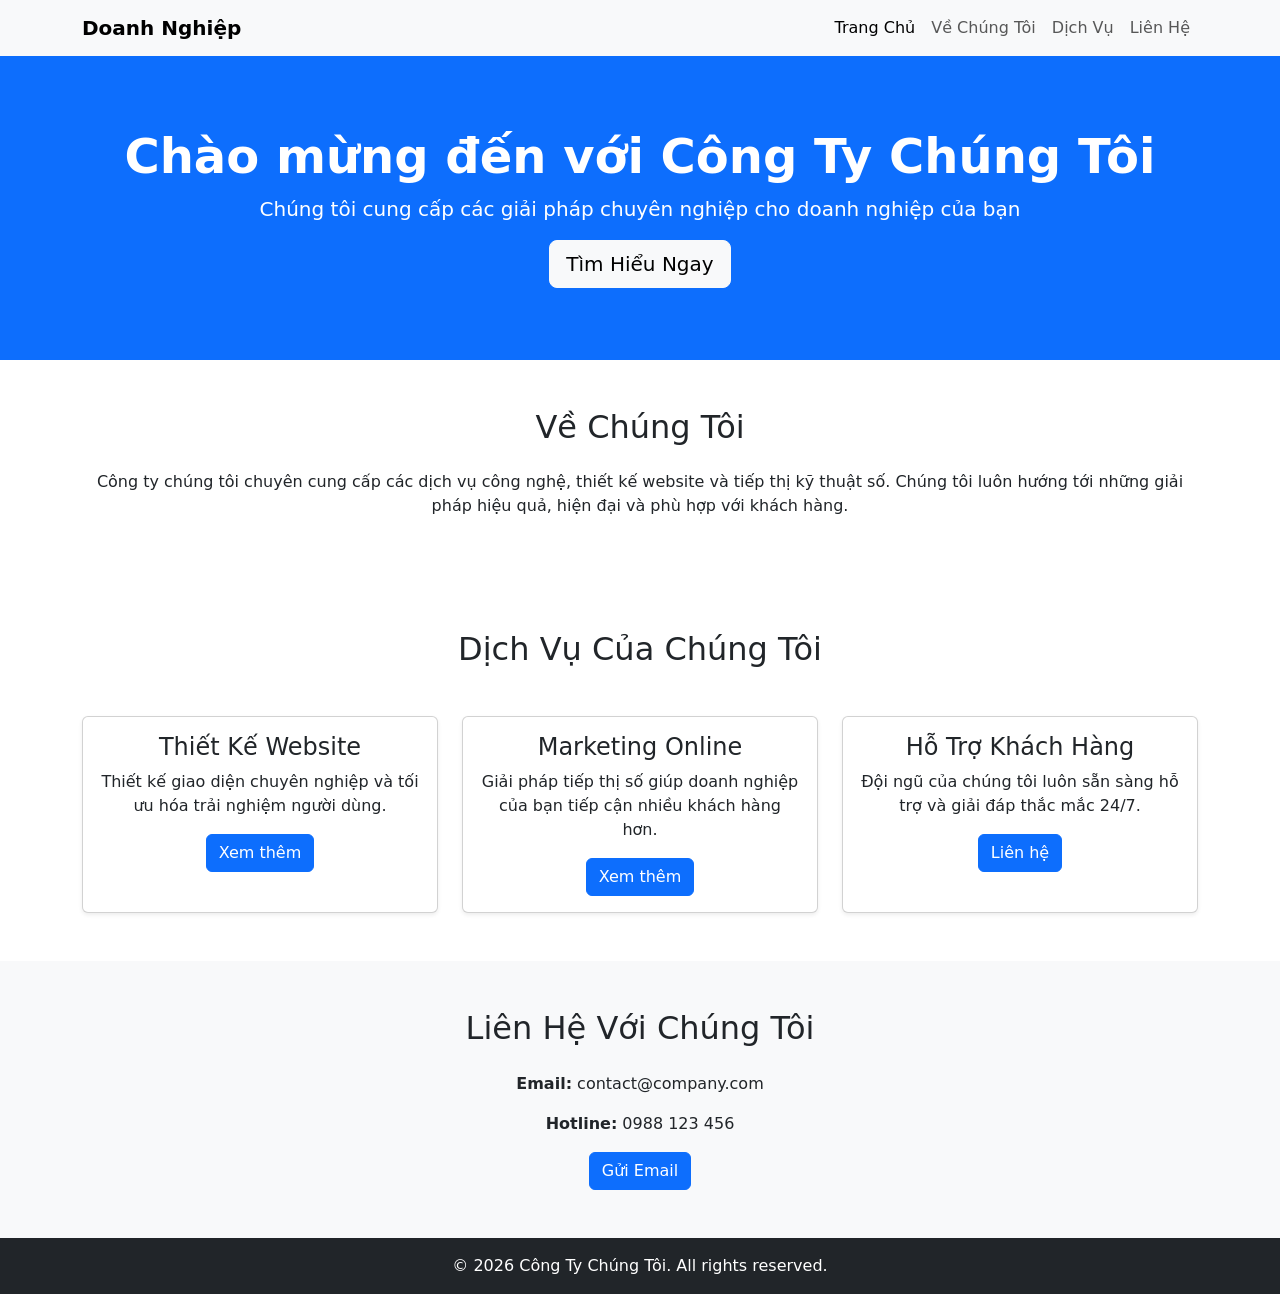
<file: Bootstrap-Company/index.html>
<!DOCTYPE html>
<html lang="vi">

<head>
    <meta charset="UTF-8">
    <meta name="viewport" content="width=device-width, initial-scale=1.0">

    <title>Giới Thiệu Công Ty</title>

    <!-- Bootstrap CSS -->
    <link
        href="https://cdn.jsdelivr.net/npm/bootstrap@5.3.0/dist/css/bootstrap.min.css"
        rel="stylesheet">
</head>

<body>

    <!-- Navbar -->
    <nav class="navbar navbar-expand-lg navbar-light bg-light">
        <div class="container">

            <a class="navbar-brand fw-bold" href="#">
                Doanh Nghiệp
            </a>

            <button
                class="navbar-toggler"
                type="button"
                data-bs-toggle="collapse"
                data-bs-target="#navbarNav"
                aria-controls="navbarNav"
                aria-expanded="false"
                aria-label="Toggle navigation">

                <span class="navbar-toggler-icon"></span>
            </button>

            <div class="collapse navbar-collapse" id="navbarNav">

                <ul class="navbar-nav ms-auto">

                    <li class="nav-item">
                        <a class="nav-link active" href="#">
                            Trang Chủ
                        </a>
                    </li>

                    <li class="nav-item">
                        <a class="nav-link" href="#about">
                            Về Chúng Tôi
                        </a>
                    </li>

                    <li class="nav-item">
                        <a class="nav-link" href="#services">
                            Dịch Vụ
                        </a>
                    </li>

                    <li class="nav-item">
                        <a class="nav-link" href="#contact">
                            Liên Hệ
                        </a>
                    </li>

                </ul>

            </div>

        </div>
    </nav>


    <!-- Hero Section -->
    <header class="bg-primary text-white text-center py-5">

        <div class="container py-4">

            <h1 class="display-5 fw-bold">
                Chào mừng đến với Công Ty Chúng Tôi
            </h1>

            <p class="lead">
                Chúng tôi cung cấp các giải pháp chuyên nghiệp
                cho doanh nghiệp của bạn
            </p>

            <a href="#services" class="btn btn-light btn-lg">
                Tìm Hiểu Ngay
            </a>

        </div>

    </header>


    <!-- About Section -->
    <section id="about" class="container py-5">

        <h2 class="text-center mb-4">
            Về Chúng Tôi
        </h2>

        <p class="text-center">
            Công ty chúng tôi chuyên cung cấp các dịch vụ
            công nghệ, thiết kế website và tiếp thị kỹ thuật số.
            Chúng tôi luôn hướng tới những giải pháp hiệu quả,
            hiện đại và phù hợp với khách hàng.
        </p>

    </section>


    <!-- Services Section -->
    <section id="services" class="container py-5">

        <h2 class="text-center mb-5">
            Dịch Vụ Của Chúng Tôi
        </h2>

        <div class="row g-4">

            <!-- Service 1 -->
            <div class="col-md-4">

                <div class="card h-100 text-center shadow-sm">

                    <div class="card-body">

                        <h3 class="card-title h4">
                            Thiết Kế Website
                        </h3>

                        <p class="card-text">
                            Thiết kế giao diện chuyên nghiệp
                            và tối ưu hóa trải nghiệm người dùng.
                        </p>

                        <a href="#" class="btn btn-primary">
                            Xem thêm
                        </a>

                    </div>

                </div>

            </div>


            <!-- Service 2 -->
            <div class="col-md-4">

                <div class="card h-100 text-center shadow-sm">

                    <div class="card-body">

                        <h3 class="card-title h4">
                            Marketing Online
                        </h3>

                        <p class="card-text">
                            Giải pháp tiếp thị số giúp doanh nghiệp
                            của bạn tiếp cận nhiều khách hàng hơn.
                        </p>

                        <a href="#" class="btn btn-primary">
                            Xem thêm
                        </a>

                    </div>

                </div>

            </div>


            <!-- Service 3 -->
            <div class="col-md-4">

                <div class="card h-100 text-center shadow-sm">

                    <div class="card-body">

                        <h3 class="card-title h4">
                            Hỗ Trợ Khách Hàng
                        </h3>

                        <p class="card-text">
                            Đội ngũ của chúng tôi luôn sẵn sàng
                            hỗ trợ và giải đáp thắc mắc 24/7.
                        </p>

                        <a href="#contact" class="btn btn-primary">
                            Liên hệ
                        </a>

                    </div>

                </div>

            </div>

        </div>

    </section>


    <!-- Contact Section -->
    <section id="contact" class="bg-light py-5">

        <div class="container text-center">

            <h2 class="mb-4">
                Liên Hệ Với Chúng Tôi
            </h2>

            <p>
                <strong>Email:</strong>
                contact@company.com
            </p>

            <p>
                <strong>Hotline:</strong>
                0988 123 456
            </p>

            <a href="mailto:contact@company.com"
               class="btn btn-primary">

                Gửi Email

            </a>

        </div>

    </section>


    <!-- Footer -->
    <footer class="bg-dark text-white text-center py-3">

        <div class="container">

            <p class="mb-0">
                &copy; 2026 Công Ty Chúng Tôi.
                All rights reserved.
            </p>

        </div>

    </footer>


    <!-- Bootstrap JavaScript -->
    <script
        src="https://cdn.jsdelivr.net/npm/bootstrap@5.3.0/dist/js/bootstrap.bundle.min.js">
    </script>

</body>

</html>
</file>
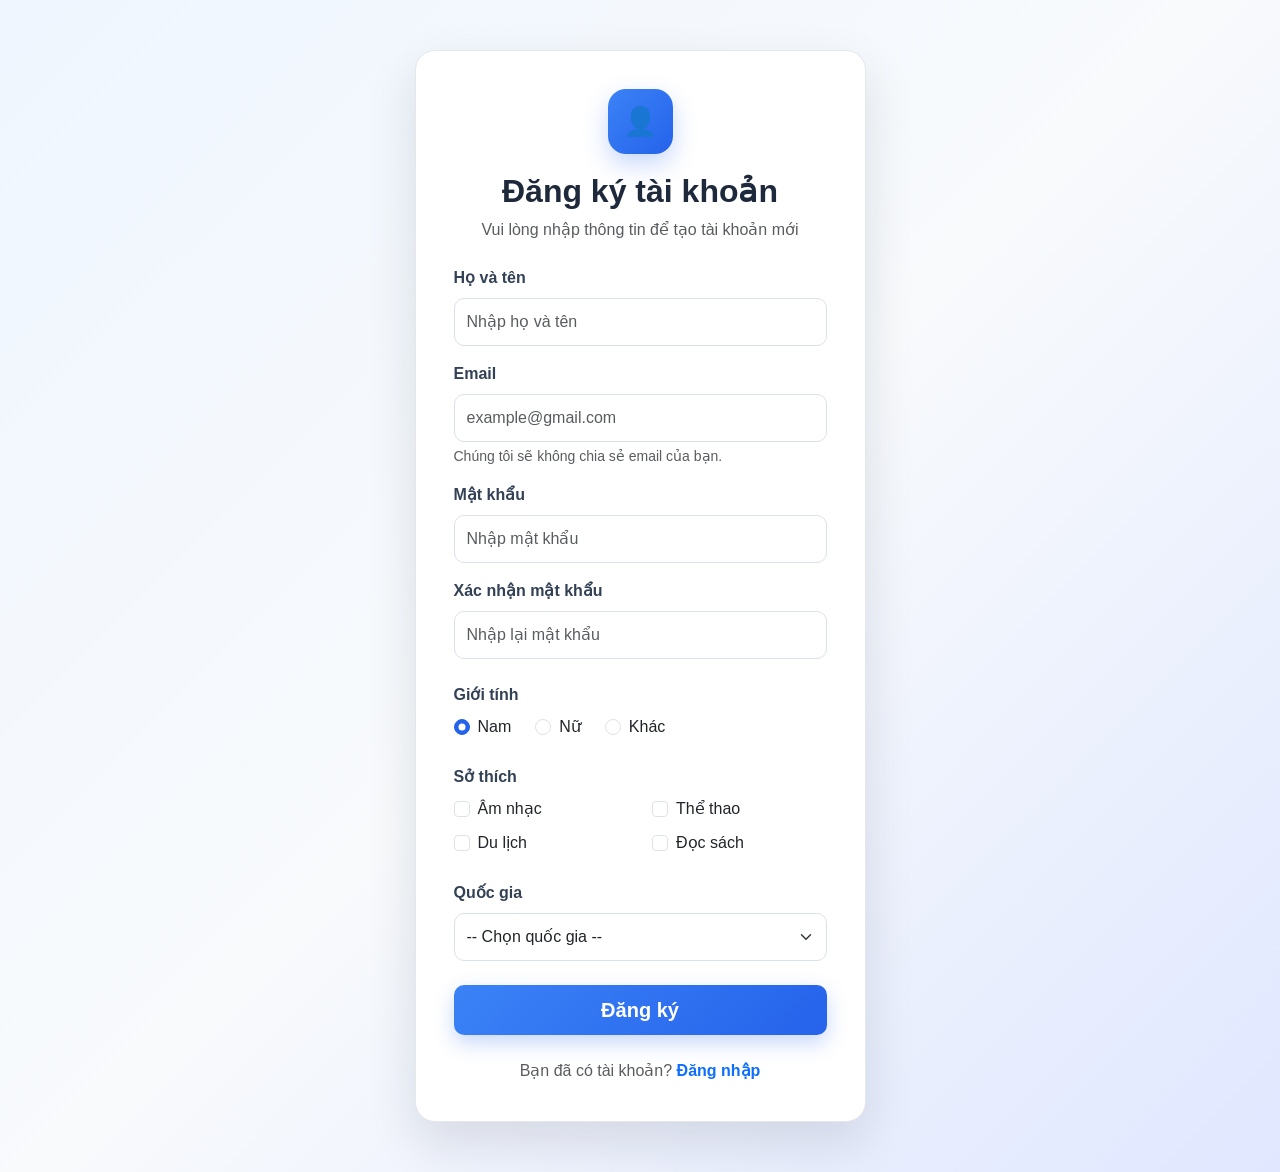
<file: Bootstrap-Forms/index.html>
<!DOCTYPE html>
<html lang="vi">
<head>
    <meta charset="UTF-8">
    <meta name="viewport" content="width=device-width, initial-scale=1.0">

    <title>Đăng ký tài khoản</title>

    <!-- Bootstrap CSS -->
    <link
        href="https://cdn.jsdelivr.net/npm/bootstrap@5.3.8/dist/css/bootstrap.min.css"
        rel="stylesheet"
    >

    <!-- CSS -->
    <link rel="stylesheet" href="style.css">
</head>

<body>

<div class="register-page">

    <div class="container">

        <div class="row justify-content-center">

            <div class="col-12 col-md-8 col-lg-6 col-xl-5">

                <div class="register-card">

                    <!-- TIÊU ĐỀ -->
                    <div class="text-center mb-4">

                        <div class="register-icon">
                            👤
                        </div>

                        <h2 class="fw-bold mb-2">
                            Đăng ký tài khoản
                        </h2>

                        <p class="text-muted mb-0">
                            Vui lòng nhập thông tin để tạo tài khoản mới
                        </p>

                    </div>


                    <!-- FORM -->
                    <form>

                        <!-- HỌ TÊN -->
                        <div class="mb-3">

                            <label
                                for="fullname"
                                class="form-label fw-semibold"
                            >
                                Họ và tên
                            </label>

                            <input
                                type="text"
                                class="form-control"
                                id="fullname"
                                placeholder="Nhập họ và tên"
                                required
                            >

                        </div>


                        <!-- EMAIL -->
                        <div class="mb-3">

                            <label
                                for="email"
                                class="form-label fw-semibold"
                            >
                                Email
                            </label>

                            <input
                                type="email"
                                class="form-control"
                                id="email"
                                placeholder="example@gmail.com"
                                required
                            >

                            <div class="form-text">
                                Chúng tôi sẽ không chia sẻ email của bạn.
                            </div>

                        </div>


                        <!-- MẬT KHẨU -->
                        <div class="mb-3">

                            <label
                                for="password"
                                class="form-label fw-semibold"
                            >
                                Mật khẩu
                            </label>

                            <input
                                type="password"
                                class="form-control"
                                id="password"
                                placeholder="Nhập mật khẩu"
                                required
                            >

                        </div>


                        <!-- XÁC NHẬN MẬT KHẨU -->
                        <div class="mb-4">

                            <label
                                for="confirmPassword"
                                class="form-label fw-semibold"
                            >
                                Xác nhận mật khẩu
                            </label>

                            <input
                                type="password"
                                class="form-control"
                                id="confirmPassword"
                                placeholder="Nhập lại mật khẩu"
                                required
                            >

                        </div>


                        <!-- GIỚI TÍNH -->
                        <div class="mb-4">

                            <label class="form-label fw-semibold d-block">
                                Giới tính
                            </label>

                            <div class="d-flex flex-wrap gap-4">

                                <div class="form-check">

                                    <input
                                        class="form-check-input"
                                        type="radio"
                                        name="gender"
                                        id="male"
                                        value="Nam"
                                        checked
                                    >

                                    <label
                                        class="form-check-label"
                                        for="male"
                                    >
                                        Nam
                                    </label>

                                </div>


                                <div class="form-check">

                                    <input
                                        class="form-check-input"
                                        type="radio"
                                        name="gender"
                                        id="female"
                                        value="Nữ"
                                    >

                                    <label
                                        class="form-check-label"
                                        for="female"
                                    >
                                        Nữ
                                    </label>

                                </div>


                                <div class="form-check">

                                    <input
                                        class="form-check-input"
                                        type="radio"
                                        name="gender"
                                        id="other"
                                        value="Khác"
                                    >

                                    <label
                                        class="form-check-label"
                                        for="other"
                                    >
                                        Khác
                                    </label>

                                </div>

                            </div>

                        </div>


                        <!-- SỞ THÍCH -->
                        <div class="mb-4">

                            <label class="form-label fw-semibold d-block">
                                Sở thích
                            </label>


                            <div class="row">

                                <div class="col-6">

                                    <div class="form-check">

                                        <input
                                            class="form-check-input"
                                            type="checkbox"
                                            id="music"
                                        >

                                        <label
                                            class="form-check-label"
                                            for="music"
                                        >
                                            Âm nhạc
                                        </label>

                                    </div>

                                </div>


                                <div class="col-6">

                                    <div class="form-check">

                                        <input
                                            class="form-check-input"
                                            type="checkbox"
                                            id="sport"
                                        >

                                        <label
                                            class="form-check-label"
                                            for="sport"
                                        >
                                            Thể thao
                                        </label>

                                    </div>

                                </div>


                                <div class="col-6 mt-2">

                                    <div class="form-check">

                                        <input
                                            class="form-check-input"
                                            type="checkbox"
                                            id="travel"
                                        >

                                        <label
                                            class="form-check-label"
                                            for="travel"
                                        >
                                            Du lịch
                                        </label>

                                    </div>

                                </div>


                                <div class="col-6 mt-2">

                                    <div class="form-check">

                                        <input
                                            class="form-check-input"
                                            type="checkbox"
                                            id="reading"
                                        >

                                        <label
                                            class="form-check-label"
                                            for="reading"
                                        >
                                            Đọc sách
                                        </label>

                                    </div>

                                </div>

                            </div>

                        </div>


                        <!-- QUỐC GIA -->
                        <div class="mb-4">

                            <label
                                for="country"
                                class="form-label fw-semibold"
                            >
                                Quốc gia
                            </label>

                            <select
                                class="form-select"
                                id="country"
                                required
                            >

                                <option value="" selected disabled>
                                    -- Chọn quốc gia --
                                </option>

                                <option>Việt Nam</option>
                                <option>Nhật Bản</option>
                                <option>Hàn Quốc</option>
                                <option>Singapore</option>
                                <option>Hoa Kỳ</option>

                            </select>

                        </div>


                        <!-- BUTTON -->
                        <div class="d-grid">

                            <button
                                type="submit"
                                class="btn btn-primary btn-lg"
                            >
                                Đăng ký
                            </button>

                        </div>


                        <p class="text-center text-muted mt-4 mb-0">
                            Bạn đã có tài khoản?
                            <a href="#" class="text-decoration-none fw-semibold">
                                Đăng nhập
                            </a>
                        </p>

                    </form>

                </div>

            </div>

        </div>

    </div>

</div>


<!-- Bootstrap JS -->
<script
    src="https://cdn.jsdelivr.net/npm/bootstrap@5.3.8/dist/js/bootstrap.bundle.min.js">
</script>

</body>
</html>
</file>
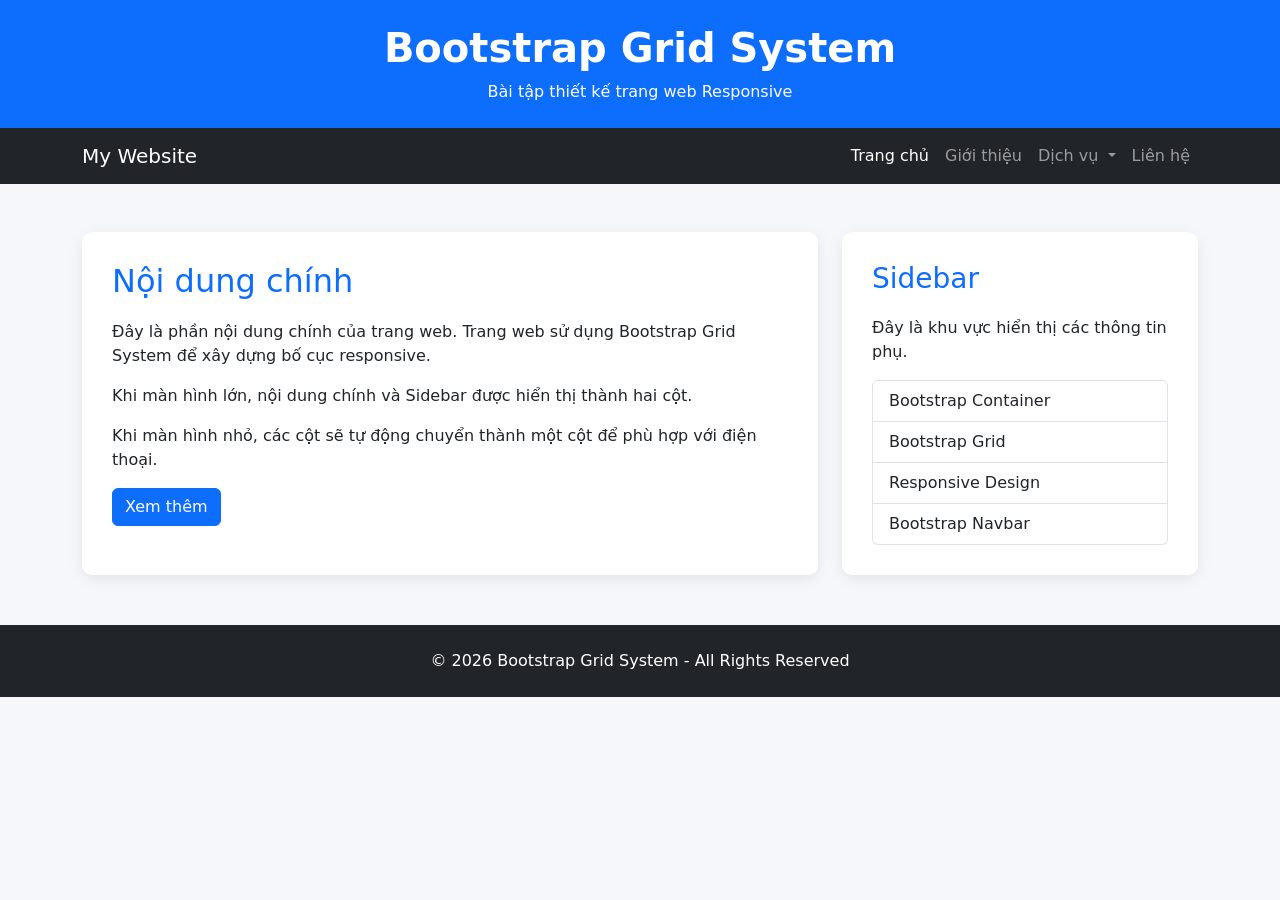
<file: Bootstrap-Grid-System/index.html>
<!DOCTYPE html>
<html lang="vi">
<head>
  <meta charset="UTF-8">
  <meta name="viewport" content="width=device-width, initial-scale=1.0">

  <title>Bootstrap Grid System</title>

  <!-- Bootstrap CSS -->
  <link
    href="https://cdn.jsdelivr.net/npm/bootstrap@5.3.8/dist/css/bootstrap.min.css"
    rel="stylesheet"
  >

  <link rel="stylesheet" href="style.css">
</head>

<body>

  <!-- HEADER -->
  <header class="bg-primary text-white text-center py-4">
    <div class="container">
      <h1>Bootstrap Grid System</h1>
      <p class="mb-0">Bài tập thiết kế trang web Responsive</p>
    </div>
  </header>


  <!-- NAVBAR -->
  <nav class="navbar navbar-expand-lg navbar-dark bg-dark">
    <div class="container">

      <a class="navbar-brand" href="#">My Website</a>

      <button
        class="navbar-toggler"
        type="button"
        data-bs-toggle="collapse"
        data-bs-target="#navbarMenu"
      >
        <span class="navbar-toggler-icon"></span>
      </button>

      <div class="collapse navbar-collapse" id="navbarMenu">

        <ul class="navbar-nav ms-auto">

          <li class="nav-item">
            <a class="nav-link active" href="#">Trang chủ</a>
          </li>

          <li class="nav-item">
            <a class="nav-link" href="#">Giới thiệu</a>
          </li>

          <!-- DROPDOWN -->
          <li class="nav-item dropdown">

            <a
              class="nav-link dropdown-toggle"
              href="#"
              role="button"
              data-bs-toggle="dropdown"
            >
              Dịch vụ
            </a>

            <ul class="dropdown-menu">
              <li>
                <a class="dropdown-item" href="#">Thiết kế Web</a>
              </li>

              <li>
                <a class="dropdown-item" href="#">Lập trình Web</a>
              </li>

              <li>
                <a class="dropdown-item" href="#">Bootstrap</a>
              </li>
            </ul>

          </li>

          <li class="nav-item">
            <a class="nav-link" href="#">Liên hệ</a>
          </li>

        </ul>

      </div>
    </div>
  </nav>


  <!-- MAIN -->
  <main class="container my-5">

    <div class="row g-4">

      <!-- MAIN CONTENT -->
      <section class="col-12 col-lg-8">

        <div class="content-box">

          <h2>Nội dung chính</h2>

          <p>
            Đây là phần nội dung chính của trang web.
            Trang web sử dụng Bootstrap Grid System để xây dựng
            bố cục responsive.
          </p>

          <p>
            Khi màn hình lớn, nội dung chính và Sidebar được
            hiển thị thành hai cột.
          </p>

          <p>
            Khi màn hình nhỏ, các cột sẽ tự động chuyển thành
            một cột để phù hợp với điện thoại.
          </p>

          <button class="btn btn-primary">
            Xem thêm
          </button>

        </div>

      </section>


      <!-- SIDEBAR -->
      <aside class="col-12 col-lg-4">

        <div class="sidebar-box">

          <h3>Sidebar</h3>

          <p>
            Đây là khu vực hiển thị các thông tin phụ.
          </p>

          <ul class="list-group">

            <li class="list-group-item">
              Bootstrap Container
            </li>

            <li class="list-group-item">
              Bootstrap Grid
            </li>

            <li class="list-group-item">
              Responsive Design
            </li>

            <li class="list-group-item">
              Bootstrap Navbar
            </li>

          </ul>

        </div>

      </aside>

    </div>

  </main>


  <!-- FOOTER -->
  <footer class="bg-dark text-white text-center py-4">

    <div class="container">

      <p class="mb-0">
        © 2026 Bootstrap Grid System - All Rights Reserved
      </p>

    </div>

  </footer>


  <!-- Bootstrap JS -->
  <script
    src="https://cdn.jsdelivr.net/npm/bootstrap@5.3.8/dist/js/bootstrap.bundle.min.js">
  </script>

</body>
</html>
</file>
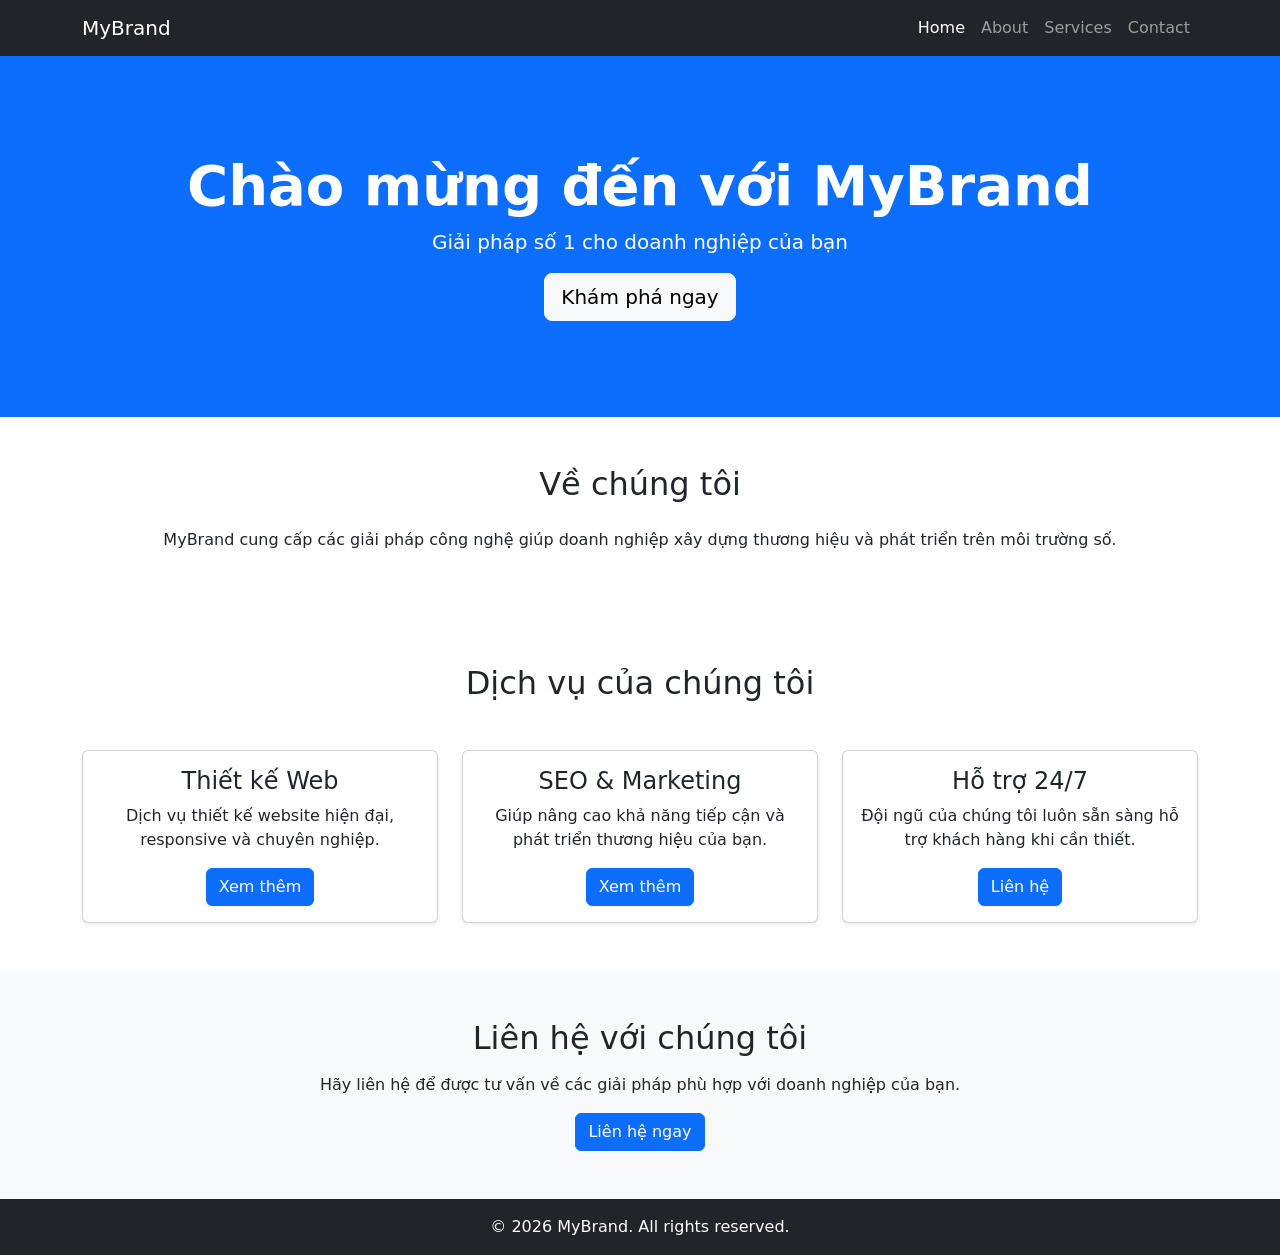
<file: Bootstrap-Landing-Page/index.html>
<!DOCTYPE html>
<html lang="vi">
<head>
    <meta charset="UTF-8">
    <meta name="viewport" content="width=device-width, initial-scale=1.0">

    <title>Bootstrap Landing Page</title>

    <!-- Bootstrap CSS -->
    <link
        href="https://cdn.jsdelivr.net/npm/bootstrap@5.3.0/dist/css/bootstrap.min.css"
        rel="stylesheet">
</head>

<body>

    <!-- Navbar -->
    <nav class="navbar navbar-expand-lg navbar-dark bg-dark">
        <div class="container">

            <a class="navbar-brand" href="#">MyBrand</a>

            <button
                class="navbar-toggler"
                type="button"
                data-bs-toggle="collapse"
                data-bs-target="#navbarNav"
                aria-controls="navbarNav"
                aria-expanded="false"
                aria-label="Toggle navigation">

                <span class="navbar-toggler-icon"></span>
            </button>

            <div class="collapse navbar-collapse" id="navbarNav">

                <ul class="navbar-nav ms-auto">

                    <li class="nav-item">
                        <a class="nav-link active" href="#">Home</a>
                    </li>

                    <li class="nav-item">
                        <a class="nav-link" href="#about">About</a>
                    </li>

                    <li class="nav-item">
                        <a class="nav-link" href="#services">Services</a>
                    </li>

                    <li class="nav-item">
                        <a class="nav-link" href="#contact">Contact</a>
                    </li>

                </ul>

            </div>

        </div>
    </nav>


    <!-- Hero Section -->
    <header class="bg-primary text-white text-center py-5">

        <div class="container py-5">

            <h1 class="display-4 fw-bold">
                Chào mừng đến với MyBrand
            </h1>

            <p class="lead">
                Giải pháp số 1 cho doanh nghiệp của bạn
            </p>

            <a href="#services" class="btn btn-light btn-lg">
                Khám phá ngay
            </a>

        </div>

    </header>


    <!-- About -->
    <section id="about" class="container py-5 text-center">

        <h2 class="mb-4">Về chúng tôi</h2>

        <p>
            MyBrand cung cấp các giải pháp công nghệ giúp
            doanh nghiệp xây dựng thương hiệu và phát triển
            trên môi trường số.
        </p>

    </section>


    <!-- Services -->
    <section id="services" class="container py-5">

        <h2 class="text-center mb-5">
            Dịch vụ của chúng tôi
        </h2>

        <div class="row g-4">

            <!-- Card 1 -->
            <div class="col-md-4">

                <div class="card h-100 text-center shadow-sm">

                    <div class="card-body">

                        <h3 class="card-title h4">
                            Thiết kế Web
                        </h3>

                        <p class="card-text">
                            Dịch vụ thiết kế website hiện đại,
                            responsive và chuyên nghiệp.
                        </p>

                        <a href="#" class="btn btn-primary">
                            Xem thêm
                        </a>

                    </div>

                </div>

            </div>


            <!-- Card 2 -->
            <div class="col-md-4">

                <div class="card h-100 text-center shadow-sm">

                    <div class="card-body">

                        <h3 class="card-title h4">
                            SEO & Marketing
                        </h3>

                        <p class="card-text">
                            Giúp nâng cao khả năng tiếp cận
                            và phát triển thương hiệu của bạn.
                        </p>

                        <a href="#" class="btn btn-primary">
                            Xem thêm
                        </a>

                    </div>

                </div>

            </div>


            <!-- Card 3 -->
            <div class="col-md-4">

                <div class="card h-100 text-center shadow-sm">

                    <div class="card-body">

                        <h3 class="card-title h4">
                            Hỗ trợ 24/7
                        </h3>

                        <p class="card-text">
                            Đội ngũ của chúng tôi luôn sẵn sàng
                            hỗ trợ khách hàng khi cần thiết.
                        </p>

                        <a href="#" class="btn btn-primary">
                            Liên hệ
                        </a>

                    </div>

                </div>

            </div>

        </div>

    </section>


    <!-- Contact -->
    <section id="contact" class="bg-light py-5">

        <div class="container text-center">

            <h2>Liên hệ với chúng tôi</h2>

            <p class="mt-3">
                Hãy liên hệ để được tư vấn về các giải pháp
                phù hợp với doanh nghiệp của bạn.
            </p>

            <button class="btn btn-primary">
                Liên hệ ngay
            </button>

        </div>

    </section>


    <!-- Footer -->
    <footer class="bg-dark text-white text-center py-3">

        <div class="container">

            <p class="mb-0">
                &copy; 2026 MyBrand. All rights reserved.
            </p>

        </div>

    </footer>


    <!-- Bootstrap JavaScript -->
    <script
        src="https://cdn.jsdelivr.net/npm/bootstrap@5.3.0/dist/js/bootstrap.bundle.min.js">
    </script>

</body>
</html>
</file>
<file: Bootstrap-Forms/style.css>
body {
    margin: 0;
    font-family: "Segoe UI", Arial, sans-serif;
}

.register-page {
    min-height: 100vh;

    display: flex;
    align-items: center;

    padding: 50px 0;

    background:
        linear-gradient(135deg, #eff6ff, #f8fafc, #e0e7ff);
}

.register-card {
    background: white;

    padding: 38px;

    border-radius: 20px;

    border: 1px solid #e5e7eb;

    box-shadow:
        0 20px 50px rgba(15, 23, 42, 0.12);
}

.register-icon {
    width: 65px;
    height: 65px;

    margin: 0 auto 18px;

    display: flex;
    justify-content: center;
    align-items: center;

    border-radius: 18px;

    background:
        linear-gradient(135deg, #3b82f6, #2563eb);

    font-size: 28px;

    box-shadow:
        0 10px 25px rgba(37, 99, 235, 0.25);
}

.register-card h2 {
    color: #1e293b;
}

.form-label {
    color: #334155;
}

.form-control,
.form-select {
    min-height: 48px;

    border-radius: 10px;

    border-color: #dbe1ea;
}

.form-control:focus,
.form-select:focus {
    border-color: #3b82f6;

    box-shadow:
        0 0 0 4px rgba(59, 130, 246, 0.12);
}

.form-check-input:checked {
    background-color: #2563eb;
    border-color: #2563eb;
}

.btn-primary {
    min-height: 50px;

    border: none;
    border-radius: 10px;

    font-weight: 600;

    background:
        linear-gradient(135deg, #3b82f6, #2563eb);

    box-shadow:
        0 8px 20px rgba(37, 99, 235, 0.25);

    transition: 0.2s;
}

.btn-primary:hover {
    transform: translateY(-1px);

    box-shadow:
        0 12px 25px rgba(37, 99, 235, 0.3);
}

@media (max-width: 576px) {

    .register-page {
        padding: 20px 0;
    }

    .register-card {
        padding: 25px 20px;

        border-radius: 16px;
    }

    .register-card h2 {
        font-size: 24px;
    }
}
</file>
<file: Bootstrap-Grid-System/style.css>
body {
  background-color: #f5f7fa;
}

/* Header */
header h1 {
  font-weight: 700;
}

/* Nội dung */
.content-box,
.sidebar-box {
  background-color: white;

  padding: 30px;

  border-radius: 10px;

  box-shadow: 0 4px 15px rgba(0, 0, 0, 0.08);

  height: 100%;
}

.content-box h2,
.sidebar-box h3 {
  color: #0d6efd;

  margin-bottom: 20px;
}

/* Footer */
footer {
  margin-top: 50px;
}

/* Mobile */
@media (max-width: 991.98px) {

  .content-box,
  .sidebar-box {
    padding: 20px;
  }

}
</file>
